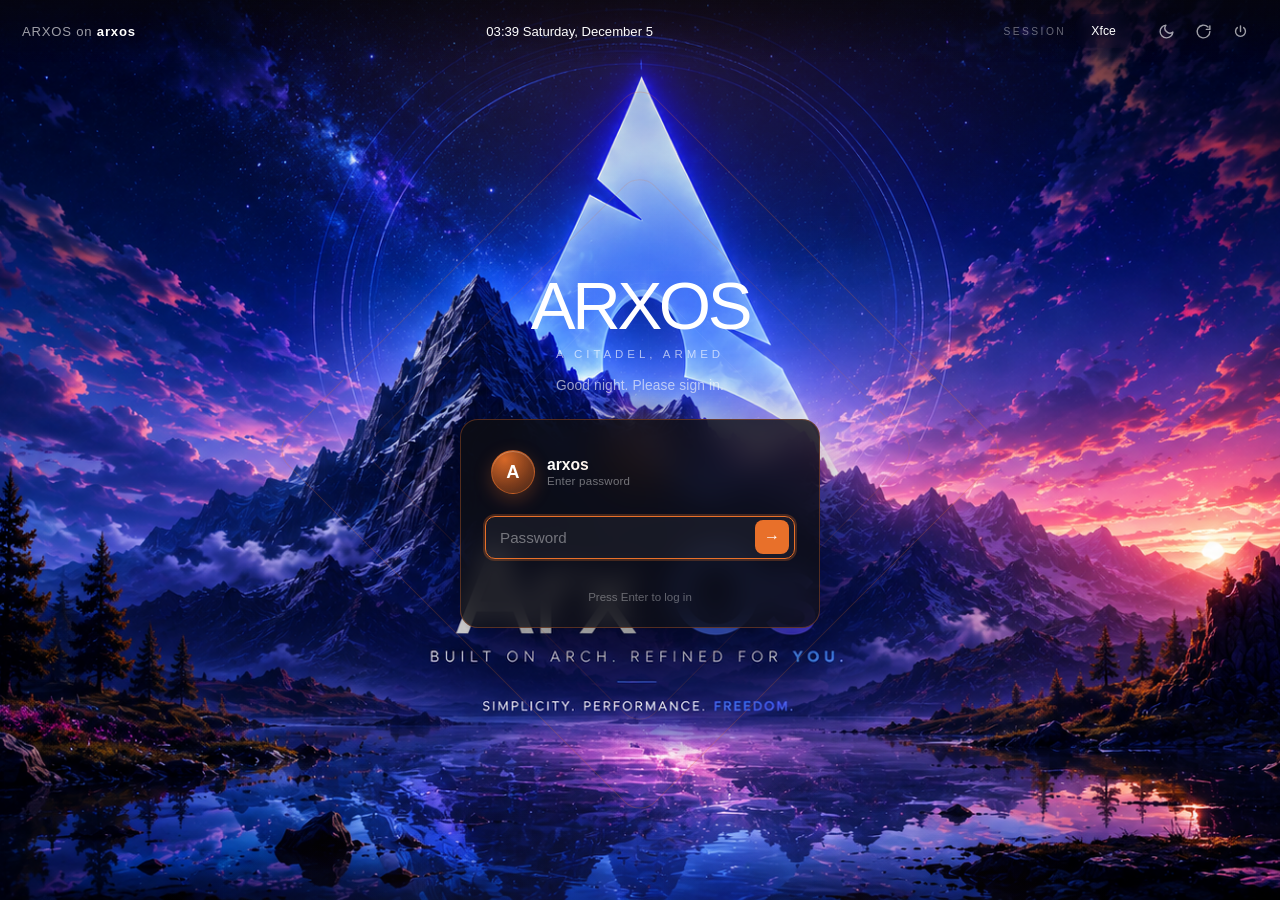
<file: data/webkit-theme/arxos/index.html>
<!DOCTYPE html>
<html lang="en">
<head>
<meta charset="UTF-8">
<title>ARXOS</title>
<style>
:root{
  --bg:#0a0a0c; --fg:#fff; --muted:rgba(255,255,255,.62);
  --accent:#e8702a; --accent-hi:#d2611f; --accent-soft:rgba(232,112,42,.14);
  --card:rgba(14,14,18,.82); --line:rgba(255,255,255,.12);
}
*{margin:0;padding:0;box-sizing:border-box}
html,body{height:100%}
body{
  font-family:"Inter","Noto Sans",sans-serif;color:var(--fg);overflow:hidden;
  background:#0a0a0c;
  background-image:
    radial-gradient(60% 45% at 50% 8%,rgba(232,112,42,.14),transparent 60%),
    radial-gradient(70% 55% at 50% 120%,rgba(232,112,42,.10),transparent 66%),
    url("bg.png");
  background-size:cover;background-position:center;
}
.serif{font-family:"Playfair Display","Noto Serif",serif;font-style:italic}
.grid{position:fixed;inset:0;z-index:0;opacity:.30;pointer-events:none;
  background-image:linear-gradient(rgba(255,255,255,.05) 1px,transparent 1px),linear-gradient(90deg,rgba(255,255,255,.05) 1px,transparent 1px);
  background-size:54px 54px;mask-image:radial-gradient(70% 60% at 50% 42%,#000,transparent 82%)}
/* the diamond mark */
.diamond{position:fixed;z-index:0;top:50%;left:50%;transform:translate(-50%,-50%);width:min(70vmin,520px);aspect-ratio:1;pointer-events:none;opacity:.9}
.diamond .ring{position:absolute;inset:0;border:1px solid rgba(232,112,42,.26);border-radius:22px;transform:rotate(45deg);animation:spin 46s linear infinite}
.diamond .ring:nth-child(2){inset:12%;border-color:rgba(232,112,42,.16);animation-duration:66s;animation-direction:reverse}
.diamond .ring:nth-child(3){inset:26%;border-color:rgba(255,255,255,.06);animation-duration:82s}
.diamond .core{position:absolute;inset:39%;border-radius:50%;background:radial-gradient(circle,rgba(232,112,42,.5),rgba(232,112,42,.04) 70%);filter:blur(6px);animation:pulse 5s ease-in-out infinite}
@keyframes spin{to{transform:rotate(405deg)}}
@keyframes pulse{0%,100%{opacity:.6;transform:scale(.94)}50%{opacity:1;transform:scale(1.05)}}

/* top bar */
.topbar{position:fixed;top:0;left:0;right:0;z-index:5;display:flex;align-items:center;justify-content:space-between;
  padding:14px 22px;font-size:.82rem;color:var(--muted);background:linear-gradient(180deg,rgba(8,8,10,.55),transparent)}
.topbar .host{letter-spacing:.06em}
.topbar .host b{color:var(--fg)}
#clock{color:var(--fg);font-weight:500;font-variant-numeric:tabular-nums}
.topbar .right{display:flex;align-items:center;gap:18px}
.segwrap{display:flex;align-items:center;gap:9px}
.seglabel{font-size:.64rem;letter-spacing:.24em;text-transform:uppercase;color:rgba(255,255,255,.4);user-select:none}
.sessions{display:flex;gap:3px;padding:3px;border:1px solid var(--line);border-radius:12px;background:rgba(255,255,255,.045);backdrop-filter:blur(8px)}
.sessions .pill{border:0;background:transparent;color:var(--muted);font-family:inherit;font-size:.76rem;letter-spacing:.01em;padding:6px 13px;border-radius:9px;cursor:pointer;transition:.18s;white-space:nowrap}
.sessions .pill:hover{color:var(--fg)}
.sessions .pill.active{background:var(--accent-soft);color:var(--accent);box-shadow:inset 0 0 0 1px rgba(232,112,42,.42)}
.sessions.single{background:transparent;border-color:transparent;padding:3px 2px}
.sessions.single .pill{cursor:default;color:var(--fg)}
.sessions.single .pill.active{background:transparent;box-shadow:none;color:var(--fg)}
.power{display:flex;align-items:center;gap:3px}
.pw{width:34px;height:34px;display:grid;place-items:center;background:none;border:0;color:var(--muted);border-radius:10px;cursor:pointer;transition:.18s}
.pw svg{width:17px;height:17px;fill:none;stroke:currentColor;stroke-width:2;stroke-linecap:round;stroke-linejoin:round}
.pw:hover{color:var(--accent);background:rgba(255,255,255,.06)}
#btnShutdown:hover{color:#ff5c5c;background:rgba(255,92,92,.10)}

/* center login */
.stage{position:fixed;inset:0;z-index:4;display:flex;flex-direction:column;align-items:center;justify-content:center;gap:26px}
.brand{text-align:center}
.brand .name{font-size:clamp(2.4rem,7vw,4.2rem);letter-spacing:-.05em;line-height:1}
.brand .tag{margin-top:8px;font-size:.72rem;letter-spacing:.34em;text-transform:uppercase;color:var(--muted)}
.card{width:min(90vw,360px);background:var(--card);border:1px solid rgba(232,112,42,.32);border-radius:18px;
  padding:24px;backdrop-filter:blur(14px);box-shadow:0 30px 80px rgba(0,0,0,.5)}
.who{position:relative;display:flex;align-items:center;gap:12px;margin-bottom:16px;padding:6px;border-radius:14px;transition:.18s}
.who.multi{cursor:pointer}
.who.multi:hover{background:rgba(255,255,255,.04)}
.who .av{width:44px;height:44px;border-radius:50%;flex:0 0 auto;display:grid;place-items:center;color:#fff;font-weight:700;font-size:1.15rem;
  background:radial-gradient(120% 120% at 30% 20%,rgba(232,112,42,.92),rgba(210,97,31,.55) 55%,rgba(232,112,42,.16));
  border:1px solid rgba(232,112,42,.55);box-shadow:0 6px 18px rgba(232,112,42,.28),inset 0 1px 0 rgba(255,255,255,.25)}
#userWrap{flex:1;min-width:0}
#userLabel{font-size:.98rem;font-weight:600;line-height:1.15;white-space:nowrap;overflow:hidden;text-overflow:ellipsis;
  background:linear-gradient(90deg,#fff,#ffd9c2 55%,var(--accent));-webkit-background-clip:text;background-clip:text;-webkit-text-fill-color:transparent}
.usersub{margin-top:1px;font-size:.72rem;letter-spacing:.02em;color:rgba(255,255,255,.42)}
.chev{width:18px;height:18px;flex:0 0 auto;fill:none;stroke:var(--muted);stroke-width:2;stroke-linecap:round;stroke-linejoin:round;transition:.22s;opacity:0}
.who.multi .chev{opacity:1}
.who.open .chev{transform:rotate(180deg);stroke:var(--accent)}
.usermenu{position:absolute;top:calc(100% + 8px);left:0;right:0;z-index:20;display:none;
  background:rgba(16,16,20,.98);border:1px solid rgba(232,112,42,.3);border-radius:14px;padding:6px;
  box-shadow:0 24px 60px rgba(0,0,0,.6);backdrop-filter:blur(16px);max-height:220px;overflow:auto}
.who.open .usermenu{display:block;animation:menuin .16s ease}
@keyframes menuin{from{opacity:0;transform:translateY(-6px)}to{opacity:1;transform:none}}
.uitem{display:flex;align-items:center;gap:11px;padding:8px 10px;border-radius:10px;cursor:pointer;transition:.14s}
.uitem:hover{background:rgba(255,255,255,.06)}
.uitem.active{background:var(--accent-soft);box-shadow:inset 0 0 0 1px rgba(232,112,42,.4)}
.uitem .uav{width:32px;height:32px;border-radius:50%;flex:0 0 auto;display:grid;place-items:center;font-weight:700;font-size:.9rem;color:#fff;
  background:radial-gradient(120% 120% at 30% 20%,rgba(232,112,42,.85),rgba(210,97,31,.5) 55%,rgba(232,112,42,.15));border:1px solid rgba(232,112,42,.45)}
.uitem .uname{font-size:.92rem;color:var(--fg);white-space:nowrap;overflow:hidden;text-overflow:ellipsis}
.uitem.active .uname{color:var(--accent);font-weight:600}
.field{position:relative}
#password{width:100%;background:rgba(255,255,255,.05);border:1px solid var(--line);border-radius:10px;color:var(--fg);
  padding:12px 46px 12px 14px;font-family:inherit;font-size:.95rem;outline:none;transition:.2s}
#password:focus{border-color:var(--accent);box-shadow:0 0 0 2px rgba(232,112,42,.26)}
#password::placeholder{color:rgba(255,255,255,.4)}
#go{position:absolute;right:6px;top:50%;transform:translateY(-50%);width:34px;height:34px;border:0;border-radius:8px;
  background:var(--accent);color:#fff;cursor:pointer;font-size:1rem;transition:.2s}
#go:hover{background:var(--accent-hi)}
#msg{min-height:18px;margin-top:12px;font-size:.8rem;color:var(--accent);text-align:center}
.hint{margin-top:2px;font-size:.72rem;color:rgba(255,255,255,.35);text-align:center}
.greet{font-size:.86rem;letter-spacing:.01em;color:var(--muted);text-align:center;margin-top:-8px}
.greet b{color:var(--fg);font-weight:600}
#msg.error{color:#ff6b6b}
#msg.ok{color:#5fd08a}
.card.err #password{border-color:#ff5c5c;box-shadow:0 0 0 2px rgba(255,92,92,.28)}
.card.err #go{background:#ff5c5c}
.card.shake{animation:shake .5s cubic-bezier(.36,.07,.19,.97)}
@keyframes shake{10%,90%{transform:translateX(-2px)}20%,80%{transform:translateX(4px)}30%,50%,70%{transform:translateX(-9px)}40%,60%{transform:translateX(9px)}}
</style>
</head>
<body>
<div class="grid"></div>
<div class="diamond"><div class="ring"></div><div class="ring"></div><div class="ring"></div><div class="core"></div></div>

<div class="topbar">
  <div class="host">ARXOS on <b id="host">arxos</b></div>
  <div id="clock">00:00</div>
  <div class="right">
    <div class="segwrap" title="Choose session">
      <span class="seglabel">Session</span>
      <div id="sessions" class="sessions"></div>
    </div>
    <div class="power">
      <button class="pw" id="btnSleep" title="Suspend" aria-label="Suspend"><svg viewBox="0 0 24 24"><path d="M21 12.8A9 9 0 1 1 11.2 3 7 7 0 0 0 21 12.8z"/></svg></button>
      <button class="pw" id="btnRestart" title="Restart" aria-label="Restart"><svg viewBox="0 0 24 24"><path d="M21 12a9 9 0 1 1-2.64-6.36M21 4v5h-5"/></svg></button>
      <button class="pw" id="btnShutdown" title="Shut down" aria-label="Shut down"><svg viewBox="0 0 24 24"><path d="M12 4v8M7.5 6.5a7 7 0 1 0 9 0"/></svg></button>
    </div>
  </div>
</div>

<div class="stage">
  <div class="brand">
    <div class="name">ARXOS</div>
    <div class="tag">a citadel, armed</div>
  </div>
  <div class="greet" id="greet"></div>
  <form class="card" id="form" autocomplete="off">
    <div class="who" id="userPicker">
      <div class="av" id="avatar">A</div>
      <div id="userWrap">
        <div id="userLabel">Sign in</div>
        <div id="userSub" class="usersub">Enter password</div>
      </div>
      <svg class="chev" viewBox="0 0 24 24" aria-hidden="true"><path d="M6 9l6 6 6-6"/></svg>
      <div id="userMenu" class="usermenu"></div>
    </div>
    <div class="field">
      <input id="password" type="password" placeholder="Password" autofocus>
      <button id="go" type="submit" title="Log in">&#8594;</button>
    </div>
    <div id="msg"></div>
    <div class="hint">Press Enter to log in</div>
  </form>
</div>

<script>
// ---- clock ----
function tick(){
  var d=new Date(), p=n=>(n<10?'0':'')+n;
  document.getElementById('clock').textContent = p(d.getHours())+':'+p(d.getMinutes())+
    '   '+d.toLocaleDateString(undefined,{weekday:'long',day:'numeric',month:'long'});
}
setInterval(function(){ tick(); greeting(); },1000); tick();

var $=id=>document.getElementById(id);
function setMsg(t,kind){ var m=$('msg'); if(!m) return; m.textContent=t||''; m.className=kind||''; }
function greeting(){
  var h=new Date().getHours();
  var g = h<5?'Good night':h<12?'Good morning':h<17?'Good afternoon':h<21?'Good evening':'Good night';
  var el=$('greet'); if(el && !el.dataset.locked) el.innerHTML=g+'. Please sign in.';
}
// ArxOS wrong-password lines (mirror of /usr/share/arxos/badpass.txt). A random
// one shows on a failed login, so the greeter, the shell, and sudo all speak the
// same voice.
var BADPASS=[
  "oh the mighty have fallen again, lock in twin",
  "nah that ain't it chief, run it back",
  "skill issue detected: wrong password",
  "respectfully, that password is NOT it",
  "caught fumbling the auth in 4k",
  "it's giving wrong-password energy, try again",
  "womp womp, that password was mid",
  "bro really got ratio'd by a login prompt",
  "aura -1000, re-enter the password",
  "you're so cooked, but here's another shot",
  "the vibes are off and so is your password",
  "lock in and type it right this time twin",
  "no cap that was the wrong password",
  "sir this is a shell, not a guessing game",
  "the password ain't passwording, again",
  "certified L, try that password again",
  "not you fumbling root access",
  "touch grass then type the right password",
  "I'd tell you a password joke but it's not very secure",
  "why did the password fail? commitment issues",
  "that password had one job, one",
  "access denied, respectfully",
  "the citadel stays shut, try again",
  "401 unauthorized vibes detected",
  "your fingers said the wrong thing, again",
  "close, but the door stays locked",
  "that keystroke sequence was fanfiction",
  "the password and the right one are in a situationship",
  "GG, wrong password, respawn and retry",
  "hard L on the login, run it back",
  "deep breath, correct password this time",
  "you got this, that wasn't it though",
  "believe in yourself, then type it right",
  "respectfully, absolutely not",
  "the gate does not know that password",
  "that ain't the one, chief",
  "swing and a miss, try again",
  "the password missed the target",
  "error: password not found in reality",
  "that was bold, and wrong",
  "the shell remains unimpressed",
  "try again, but with the correct password",
  "that's a no from the auth gods",
  "password rejected by the vibe check",
  "so close yet so unauthorized",
  "the keyboard betrayed you, again",
  "that password aged like milk",
  "not today, not that password",
  "the login prompt said \"who is this\"",
  "wrong on so many levels, try again",
  "your password reached for the stars and missed",
  "the door heard that and laughed",
  "mistype of the century, run it back",
  "that password was a rough draft",
  "the auth said \"new phone who dis\"",
  "respectfully declined",
  "the password police said no",
  "back to the drawing board, twin",
  "that's not the password, that's a vibe",
  "the shell is judging you slightly",
  "wrong password, but you look great doing it",
  "try the one that actually works this time",
  "that password went to voicemail",
  "the login gods demand a better attempt",
  "not the password, try its cousin",
  "that was a valiant effort and still wrong",
  "the gate stays gated",
  "password.exe has stopped working",
  "you fumbled the bag on that one",
  "that keystroke combo was jazz, not auth",
  "the citadel remains armed and locked",
  "imagine getting the password right, try that",
  "that was the wrong incantation",
  "the shell requests a real password",
  "denied with love",
  "that's a swing and a miss, slugger",
  "the password left you on read",
  "absolutely not, try again",
  "that password had potential, sadly no",
  "the auth ghosted you",
  "wrong, but we admire the confidence",
  "the login prompt is not convinced",
  "try again, this time like you mean it",
  "that password was a placeholder, apparently",
  "the door remains firmly closed",
  "nope, the shell said nope",
  "that was creative, and incorrect",
  "the password fairy is on break, try again",
  "your typing is giving improv",
  "that's a hard nope from auth",
  "the gate wants the real password this time",
  "error 403: nice try though",
  "that password missed the memo",
  "run it back, the right way",
  "the shell has entered its unbothered era",
  "that was not the magic word",
  "the login is still waiting for the good one",
  "that password did not clear customs",
  "denied, but respectfully denied",
  "your password and success are estranged",
  "the auth prompt raised an eyebrow",
  "try harder, or at least try correct",
  "that password was a decoy, apparently",
  "the citadel does not recognize you yet",
  "close only counts in horseshoes, not auth",
  "that was a typo with ambition",
  "the password rejected itself out of shame",
  "one more time, with the correct keys",
  "the shell is not accepting fan mail",
  "that was wrong in HD",
  "your password took an L for the team",
  "the door said \"absolutely not\"",
  "try the password that isn't fictional",
  "that keystroke was a dare, not an answer",
  "the auth gods require tribute, and the right password",
  "nope, spin the wheel again",
  "that password was written in invisible ink",
  "the login prompt is unimpressed but patient",
  "wrong, but the journey continues",
  "that was a brave guess, brave and wrong",
  "the gate keeps its secrets, try again",
  "that's not it, but you're getting warmer maybe",
  "the shell politely disagrees",
  "your password went off-script",
  "denied, the sequel",
  "that was password cosplay",
  "the auth said \"do better\"",
  "try the real one, this time for real",
  "that password had commitment issues, again",
  "the citadel yawned at that attempt",
  "nope, the vibes rejected it",
  "that keystroke was freestyle, not auth",
  "the login remains a closed book",
  "your password missed the landing",
  "that was almost a password",
  "the door is still on airplane mode",
  "run that back with fewer typos",
  "the shell requests you focus up",
  "that password was a rough sketch",
  "denied, no hard feelings",
  "the auth prompt is still hungry",
  "try again, the gate believes in you sort of",
  "that was wrong with extra steps",
  "the password left the chat",
  "the citadel stands unbothered",
  "that's a miss, reload and retry",
  "your fingers improvised, please don't",
  "the login prompt shook its head",
  "that password was a maybe, we needed a yes",
  "nope, the shell has standards",
  "that keystroke combo was avant-garde",
  "the gate did not open, shocking",
  "try the password that actually exists",
  "that was a plot twist, and wrong",
  "the auth said \"and I oop\"",
  "denied, back of the queue",
  "your password whiffed it",
  "the door heard nothing convincing",
  "that was password karaoke, off key",
  "the shell is not that easy",
  "try again, less chaos this time",
  "that password was buffering",
  "the citadel keeps the gate shut",
  "nope, that ain't the sauce",
  "your login attempt needs a rewrite",
  "that was a wrong number",
  "the auth prompt is still single and unauthenticated",
  "try the correct one, it's out there",
  "that password missed by a country mile",
  "the gate stays locked, and stylishly so",
  "that was a guess wearing a password costume",
  "the shell politely returns your attempt",
  "denied, please pull forward",
  "your password took the scenic route to wrong",
  "that keystroke was a typo symphony",
  "the login prompt requests an encore, correctly",
  "nope, reroll those keys",
  "that password was a first draft, unpublished",
  "the citadel is not moved",
  "try again, the door is picky",
  "that was wrong, but confidently wrong",
  "the auth said \"respectfully, no\"",
  "your password and the truth diverged",
  "the gate remains a gate",
  "that keystroke run was experimental jazz again",
  "denied, next contestant is also you",
  "try the password that works, wild idea",
  "that was a near miss, emphasis on miss",
  "the shell has muted that attempt",
  "nope, that key combo was a red herring",
  "your login just needs the correct password, simple",
  "the door stays shut, the vibe stays immaculate",
  "that password was a placeholder in a trench coat",
  "run it back, twin, you got this",
  "adulting is hard and so is your password apparently",
  "all your password are belong to us, jk try again",
  "back in my day we got the password right the first time",
  "bold of you to guess, now the real one",
  "confidence high, accuracy tragic, try again",
  "d'oh, wrong password",
  "do you want to try again or should I get your mother",
  "eh eh eh, you didn't say the magic password",
  "even a bruteforcer would've quit on you by now",
  "I can't even, that password was wrong",
  "I didn't raise you to fumble a login like this",
  "I expected better from you, try again",
  "I'm not angry, I'm just disappointed",
  "I'm not mad, just disappointed and locked out",
  "is it muscle memory or muscle amnesia?",
  "I told the keyboard a joke, you missed it again",
  "knock knock. who's there? not you, apparently",
  "narrator voice: it was the wrong password",
  "password not found, insert coin to continue",
  "sending thoughts and prayers to your password",
  "sigh, we'll try this one more time, sport",
  "son, I'm not upset, just let down by that password",
  "swing and a miss champ, one more",
  "talk to the hand, that password is wrong",
  "that password is so 1999, try again",
  "that password was so wrong it needs a dad to talk to it",
  "that's a hard pass, try again",
  "that was cute, now the actual password",
  "the keyboard is right there, use it correctly",
  "this is fine, the password isn't, but this is fine",
  "this is not the password we raised you to type",
  "we're not mad, we're just disappointed in that password",
  "what do you call an incorrect password? a pass-nope",
  "when I was your age I remembered my passwords",
  "wrong-o, thanks for playing",
  "wrong password? as if",
  "you had ONE job: the password",
  "your fingers and your brain need a meeting",
  "you type like you forgot your own name",
  "you've got wrong-password mail"
];
function shake(){
  var c=document.querySelector('.card'); if(!c) return;
  c.classList.remove('shake'); void c.offsetWidth; c.classList.add('shake','err');
  setTimeout(function(){ c.classList.remove('shake'); }, 520);
  setTimeout(function(){ c.classList.remove('err'); }, 1400);
}
var curUser=null;
function selectedUser(){ return curUser; }
function initials(n){ return (n||'A').charAt(0).toUpperCase(); }
function setUser(name){
  curUser=name;
  $('userLabel').textContent=name||'Sign in';
  $('avatar').textContent=initials(name);
  var m=$('userMenu'); if(m){ [].forEach.call(m.children,function(c){ c.classList.toggle('active', c.dataset.user===name); }); }
}
function buildUsers(list){
  var menu=$('userMenu'), who=$('userPicker'); if(!menu||!who) return;
  menu.innerHTML='';
  var multi=list.length>1;
  who.classList.toggle('multi', multi);
  $('userSub').textContent = multi ? 'Switch account' : 'Enter password';
  list.forEach(function(u){
    var name=u.username, disp=u.display_name||u.username;
    var it=document.createElement('div'); it.className='uitem'; it.dataset.user=name;
    var av=document.createElement('div'); av.className='uav'; av.textContent=initials(name);
    var nm=document.createElement('div'); nm.className='uname'; nm.textContent=disp;
    it.appendChild(av); it.appendChild(nm);
    it.addEventListener('click', function(ev){ ev.stopPropagation(); setUser(name); closeUserMenu(); $('password').focus(); beginAuth(); });
    menu.appendChild(it);
  });
  setUser((list[0]||{}).username || 'arxos');
}
function closeUserMenu(){ $('userPicker').classList.remove('open'); }
function toggleUserMenu(){ var p=$('userPicker'); if(p.classList.contains('multi')) p.classList.toggle('open'); }
var curSession=null;
function validSessions(){ var ss=(window.lightdm&&lightdm.sessions)||[]; var k=ss.map(x=>x.key||x.name).filter(Boolean); return k.length?k:['xfce']; }
function prettySession(k){ return String(k).replace(/[-_]/g,' ').replace(/\b\w/g,function(c){return c.toUpperCase();}); }
function sessionName(k){ var m={}; ((window.lightdm&&lightdm.sessions)||[]).forEach(function(s){ m[s.key||s.name]=s.name; }); return m[k]||prettySession(k); }
function selectedSession(){ var k=validSessions(); if(curSession&&k.indexOf(curSession)>=0) return curSession; var d=window.lightdm&&lightdm.default_session; if(d&&k.indexOf(d)>=0) return d; return k[0]; }
function buildSessions(){
  var keys=validSessions(), box=$('sessions'); if(!box) return;
  box.innerHTML=''; box.classList.toggle('single', keys.length<=1);
  var sel=selectedSession(); curSession=sel;
  keys.forEach(function(k){
    var b=document.createElement('button');
    b.type='button'; b.dataset.key=k; b.className='pill'+(k===sel?' active':''); b.textContent=sessionName(k);
    b.addEventListener('click', function(){
      if(keys.length<=1) return;
      curSession=k;
      [].forEach.call(box.children,function(c){ c.classList.toggle('active', c.dataset.key===k); });
    });
    box.appendChild(b);
  });
}
function refreshAvatar(){ setUser(curUser); }

function populate(){
  greeting();
  if(!window.lightdm){ buildUsers([{username:'arxos'}]); buildSessions(); return; }
  try{ $('host').textContent = lightdm.hostname || 'arxos'; }catch(e){}
  var us=(lightdm.users||[]);
  buildUsers(us.length ? us : [{username:(lightdm.authentication_user||'arxos')}]);
  buildSessions();
}

// ---- auth flow ----
function beginAuth(){
  setMsg('');
  try{ if(lightdm.in_authentication) lightdm.cancel_authentication(); }catch(e){}
  try{ lightdm.authenticate(selectedUser()); }catch(e){ setMsg('Auth error'); }
}
function onPrompt(text,type){ $('password').focus(); }
function onMessage(text,type){ if(text) setMsg(text); }
function onAuthComplete(){
  if(window.lightdm && lightdm.is_authenticated){
    setMsg('Welcome back'+(curUser?', '+curUser:''), 'ok');
    var g=$('greet'); if(g){ g.dataset.locked='1'; g.innerHTML='Welcome back, <b>'+(curUser||'')+'</b>'; }
    try{ lightdm.start_session(selectedSession()); }catch(e){}
  } else {
    shake();
    $('password').value='';
    beginAuth();                                          // restarts auth (clears msg internally)
    setMsg(BADPASS[Math.floor(Math.random()*BADPASS.length)],'error'); // random ArxOS line, set AFTER beginAuth so it persists
    $('password').focus();
  }
}

// web-greeter uses lightdm.<signal>.connect(); classic greeters use window.<name>. Support both.
function wireLightdm(){
  if(!window.lightdm) return false;
  var L=lightdm;
  function conn(sig, fn){
    try{ if(L[sig] && typeof L[sig].connect==='function'){ L[sig].connect(fn); return; } }catch(e){}
    window[sig]=fn;
  }
  conn('show_prompt', onPrompt);
  conn('show_message', onMessage);
  conn('authentication_complete', onAuthComplete);
  conn('autologin_timer_expired', function(){});
  populate(); refreshAvatar(); beginAuth();
  return true;
}
window.addEventListener('GreeterReady', wireLightdm);
document.addEventListener('DOMContentLoaded', function(){ if(!wireLightdm()){ populate(); refreshAvatar(); } });

// submit the password
$('form').addEventListener('submit', function(ev){
  ev.preventDefault();
  var pw=$('password').value;
  if(!window.lightdm){ setMsg('(preview: greeter not running)'); return; }
  try{
    if(lightdm.in_authentication){ lightdm.respond(pw); }
    else { beginAuth(); setTimeout(function(){ try{lightdm.respond(pw);}catch(e){} }, 140); }
  }catch(e){ setMsg('Login error'); }
});
$('userPicker').addEventListener('click', toggleUserMenu);
document.addEventListener('click', function(e){ var p=$('userPicker'); if(p && !p.contains(e.target)) closeUserMenu(); });

$('btnSleep').onclick   = ()=>{ try{lightdm.suspend();}catch(e){} };
$('btnRestart').onclick = ()=>{ try{lightdm.restart();}catch(e){} };
$('btnShutdown').onclick= ()=>{ try{lightdm.shutdown();}catch(e){} };

// Login and lock screen background. The Control Center (Wallpaper > Lock screen) writes
// /usr/share/backgrounds/arxos-greeter, outside this theme so a greeter update keeps it.
// It holds either the chosen image, shown until changed, or a "mode-slideshow-<seconds>"
// marker, which rotates the system wallpapers on the desktop slideshow's interval. With
// neither, the theme keeps its own bg.png.
(function(){
  var OVER='radial-gradient(60% 45% at 50% 8%,rgba(232,112,42,.14),transparent 60%),'+
           'radial-gradient(70% 55% at 50% 120%,rgba(232,112,42,.10),transparent 66%)';
  var IMG=/\.(jpe?g|png|webp|bmp|gif)$/i;
  function show(p){ document.body.style.backgroundImage=OVER+',url("'+encodeURI(p)+'")'; }
  function list(dir,cb){ try{ theme_utils.dirlist(dir,false,function(r){ cb(r||[]); }); }catch(e){ cb([]); } }
  function start(){
    if(!window.theme_utils) return;
    var b=window.greeter_config&&greeter_config.branding;
    var root=(b&&b.background_images_dir)||'/usr/share/backgrounds';
    list(root+'/arxos-greeter',function(items){
      var every=0, still='';
      items.forEach(function(p){
        var n=p.replace(/^.*\//,''), m=n.match(/^mode-slideshow-(\d+)$/);
        if(m) every=+m[1]; else if(IMG.test(n)) still=p;
      });
      if(every){
        list(root+'/arxos',function(all){
          var imgs=all.filter(function(p){ return IMG.test(p); }).sort();
          if(!imgs.length) return;
          var ms=Math.max(60,every)*1000, last='';
          // The picture follows the clock, so the login and every lock show the same
          // turn of the slideshow without the greeter having to remember anything.
          function turn(){ var p=imgs[Math.floor(Date.now()/ms)%imgs.length]; if(p!==last){ last=p; show(p); } }
          turn(); setInterval(turn,15000);
        });
      } else if(still){ show(still); }
    });
  }
  if(window.theme_utils) start(); else window.addEventListener('GreeterReady',start);
})();
</script>
</body>
</html>
</file>
